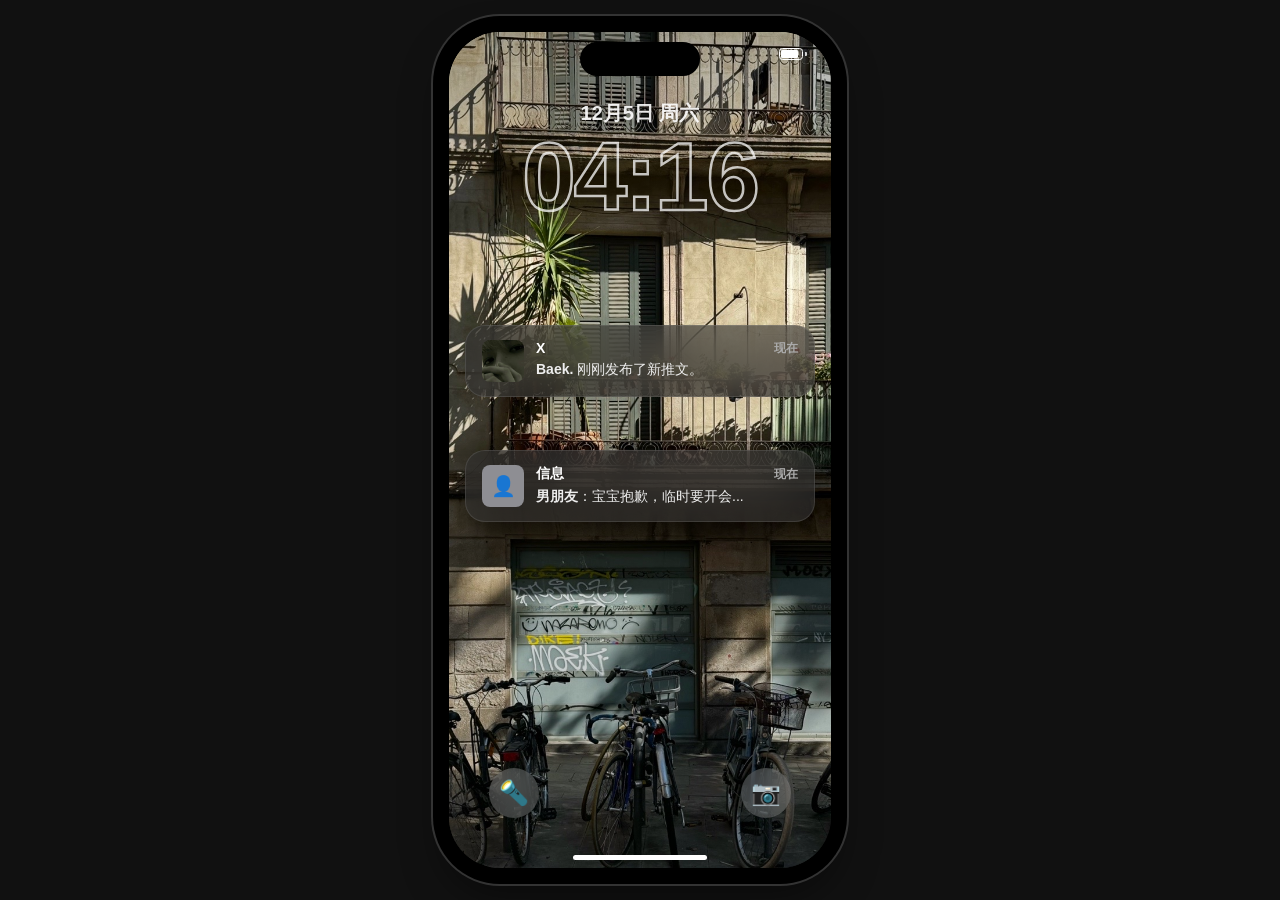
<file: index.html>
<!DOCTYPE html>
<html lang="zh-CN">
<head>
<meta charset="UTF-8">
<meta name="viewport" content="width=device-width,initial-scale=1,maximum-scale=1,user-scalable=no,viewport-fit=cover">
<title>iOS Phone</title>
<link rel="stylesheet" href="main.css">
</head>
<body>
<div id="phone">
  <div class="notch"></div>
  <div class="wallpaper" id="wallpaper"></div>

  <div id="home">
    <div class="statusbar"><span id="homeClock">00:00</span><span class="battery-icon"><div class="battery-body"><div class="battery-level"></div></div><div class="battery-tip"></div></span></div>
    
    <!-- 天气和日程的小组件 -->
    <div class="widgets">
      <div class="widget" id="wWeather"></div>
      <div class="widget" id="wEvents"></div>
    </div>
    
    <div class="apps" id="apps"></div>
    <div class="page-dots"><i class="on"></i><i></i></div>
    <div class="search-pill"><div>🔍 搜索</div></div>
    
    <div class="dock" id="dock"></div>
    <div class="homebar" id="homebar" onclick="goHome()"></div>
  </div>

  <div id="lock">
    <div id="lock-bg"></div>
    <div id="lock-banner">
      <img src="avatar.jpg">
      <div style="flex:1;"><div class="b-title"><span>X</span><span style="font-size:12px; color:#aaa;">现在</span></div><div class="b-desc"><b>Baek.</b> 刚刚发布了新推文。</div></div>
    </div>
    <div id="lock-main">
      <div class="lock-status"><span class="battery-icon"><div class="battery-body"><div class="battery-level"></div></div><div class="battery-tip"></div></span></div>
      <div class="lock-header"><div class="lock-date" id="lockDate">10月25日 周日</div><div class="lock-time" id="lockTime">00:35</div></div>
      <div class="lock-footer"><div class="lock-btn">🔦</div><div class="lock-btn">📷</div></div>
      <div class="lock-homebar"></div>
    </div>
    <div id="passcode-screen">
      <div style="text-align:center; width:100%;"><div class="p-title">输入密码</div><div class="dots" id="passcode-dots"><span></span><span></span><span></span><span></span></div><div class="error" id="passcode-error">密码错误</div></div>
      <div class="keypad" id="keypad">
        <div class="key" data-num="1">1</div><div class="key" data-num="2">2</div><div class="key" data-num="3">3</div>
        <div class="key" data-num="4">4</div><div class="key" data-num="5">5</div><div class="key" data-num="6">6</div>
        <div class="key" data-num="7">7</div><div class="key" data-num="8">8</div><div class="key" data-num="9">9</div>
        <div class="key empty"></div><div class="key" data-num="0">0</div><div class="key del" id="key-del">⌫</div>
      </div>
    </div>
  </div>

  <div class="app-page" id="app-msg"><div id="msgAppContent" style="width:100%; height:100%; position:relative; overflow:hidden;"></div></div>
  <div class="app-page dark" id="app-x"><div id="xAppContent" style="width:100%; height:100%; position:relative; overflow:hidden;"></div></div>
  <div class="app-page" id="app-calendar"><div id="calendarAppContent" style="width:100%; height:100%; position:relative; overflow:hidden;"></div></div>
  <div id="day-transition" aria-modal="true" role="dialog">
    <div class="day-transition-card">
      <div class="day-transition-kicker">STORY CONTINUES</div>
      <div class="day-transition-title">新的一天</div>
      <div class="day-transition-description">昨夜的故事已经结束。今天，还有新的消息等待你。</div>
      <button class="day-transition-button" onclick="enterNextDay()">进入第二天</button>
      <div class="day-transition-footnote">点击继续 · 剧情将从今天开始</div>
    </div>
  </div>
 
  <!-- 设置 App 挂载点 -->
  <div class="app-page" id="app-settings"><div id="settingsAppContent" style="width:100%; height:100%; position:relative; overflow:hidden;"></div></div>

  <script src="main.js"></script>
  <script src="msg-app.js"></script>
  <script src="x-app.js"></script>
  <script src="settings.js"></script>
  <script src="day3.js"></script>
</div>
</body>
</html>
</file>
<file: main.css>
/* 基础重置 */
* { box-sizing: border-box; -webkit-tap-highlight-color: transparent; }
html, body { height: 100%; margin: 0; overflow: hidden; background: #111; color: #fff; font-family: -apple-system, BlinkMacSystemFont, "PingFang SC", sans-serif; user-select: none; }
#phone { position: relative; width: 100%; height: 100%; background: #000; overflow: hidden; margin: 0 auto; }
@media (min-width: 500px) { body { display: flex; align-items: center; justify-content: center; background: #111; } #phone { width: 390px; height: 844px; border-radius: 55px; box-shadow: 0 0 0 12px #000, 0 0 0 14px #333, 0 20px 40px rgba(0,0,0,0.5); border: 4px solid #000; } }
.notch { position: absolute; top: 10px; left: 50%; transform: translateX(-50%); width: 120px; height: 34px; background: #000; border-radius: 20px; z-index: 10000; }
@media (max-width: 500px) { .notch { display: none; } }

/* 壁纸与锁屏 */
.wallpaper { position: absolute; inset: 0; background-size: cover; background-position: center; background-image: linear-gradient(180deg, #1a1a1a 0%, #333 100%); z-index: 0; }
.wallpaper::after { content: ""; position: absolute; inset: 0; background: linear-gradient(180deg, rgba(0,0,0,0.1), rgba(0,0,0,0.4)); }
.battery-icon { display: inline-flex; align-items: center; gap: 2px; }
.battery-body { width: 24px; height: 12px; border: 1.5px solid #fff; border-radius: 3.5px; padding: 1px; }
.battery-level { width: 85%; height: 100%; background: #fff; border-radius: 1.5px; }
.battery-tip { width: 2px; height: 4px; background: #fff; border-radius: 0 1px 1px 0; opacity: 0.8; }
#lock { position: absolute; inset: 0; z-index: 9999; display: flex; flex-direction: column; transition: transform 0.4s, opacity 0.4s; background: #000; }
#lock.unlocked { transform: translateY(-100%); opacity: 0; pointer-events: none; }
#lock-bg { position: absolute; inset: 0; background-size: cover; background-position: center; background-image: url('wallpaper.jpg'); }
#lock-bg::after { content: ""; position: absolute; inset: 0; background: linear-gradient(180deg, rgba(0,0,0,0.3) 0%, rgba(0,0,0,0) 30%, rgba(0,0,0,0.2) 80%); }
#lock-main { position: absolute; inset: 0; display: flex; flex-direction: column; transition: opacity 0.3s, transform 0.3s; }
#lock-main.passcode-active { opacity: 0; transform: scale(0.95); pointer-events: none; }
.lock-status { display: flex; justify-content: flex-end; align-items: center; padding: 16px 24px 0; }
.lock-header { margin-top: 40px; text-align: center; }
.lock-date { font-size: 20px; font-weight: 600; color: rgba(255,255,255,0.9); }
.lock-time { font-size: 96px; font-weight: 700; letter-spacing: -2px; color: transparent; -webkit-text-stroke: 2.5px rgba(255,255,255,0.75); margin-top: -5px; }
.lock-footer { margin-top: auto; padding: 0 40px 50px; display: flex; justify-content: space-between; }
.lock-btn { width: 50px; height: 50px; border-radius: 50%; background: rgba(255,255,255,0.2); backdrop-filter: blur(10px); display: flex; align-items: center; justify-content: center; font-size: 24px; }
.lock-homebar { position: absolute; bottom: 8px; left: 50%; transform: translateX(-50%); width: 134px; height: 5px; border-radius: 3px; background: #fff; }
#lock-banner { position: absolute; top: 35%; left: 16px; right: 16px; background: rgba(50,50,50,0.6); backdrop-filter: blur(25px); border-radius: 20px; padding: 14px 16px; display: flex; gap: 12px; transform: scale(0.9); opacity: 0; transition: all 0.4s; z-index: 10000; border: 1px solid rgba(255,255,255,0.1); }
#lock-banner.show { transform: scale(1); opacity: 1; }
#lock-banner img { width: 42px; height: 42px; border-radius: 8px; object-fit: cover; }
#lock-banner .b-title { font-size: 14px; font-weight: 600; display: flex; justify-content: space-between; }
#lock-banner .b-desc { font-size: 14px; color: #eee; margin-top: 4px; }
#passcode-screen { position: absolute; inset: 0; display: flex; flex-direction: column; align-items: center; justify-content: space-between; padding: 100px 0 40px; opacity: 0; pointer-events: none; transition: opacity 0.3s; backdrop-filter: blur(20px); background: rgba(0,0,0,0.6); }
#passcode-screen.active { opacity: 1; pointer-events: auto; }
#passcode-screen .p-title { text-align: center; margin-bottom: 20px; }
#passcode-screen .dots { display: flex; justify-content: center; gap: 16px; }
#passcode-screen .dots span { width: 14px; height: 14px; border-radius: 50%; border: 1.5px solid #fff; }
#passcode-screen .dots span.filled { background: #fff; }
#passcode-screen .error { color: #ff3b30; font-size: 14px; margin-top: 10px; opacity: 0; text-align: center; }
#passcode-screen .error.show { opacity: 1; }
.keypad { display: grid; grid-template-columns: repeat(3, 1fr); gap: 15px 25px; margin-bottom: 30px; }
.key { width: 75px; height: 75px; border-radius: 50%; background: rgba(255,255,255,0.15); display: flex; flex-direction: column; align-items: center; justify-content: center; font-size: 32px; cursor: pointer; }
.key:active { background: rgba(255,255,255,0.4); }
.key.empty { background: transparent; pointer-events: none; }
.key.del { background: transparent; font-size: 22px; }

/* 桌面 */
#home { position: absolute; inset: 0; z-index: 1; display: flex; flex-direction: column; padding: 0 18px; }
.statusbar { height: 48px; display: flex; align-items: center; justify-content: space-between; padding: 0 24px; font-size: 15px; font-weight: 600; padding-top: 4px; }
.widgets { display: flex; gap: 14px; margin-bottom: 24px; margin-top: 6px; }
.widget { flex: 1; border-radius: 20px; padding: 12px 14px; background: rgba(255,255,255,0.15); backdrop-filter: blur(20px); border: 1px solid rgba(255,255,255,0.1); min-height: 90px; display: flex; flex-direction: column; justify-content: space-between; }
.widget .w-title { font-size: 12px; display: flex; justify-content: space-between; }
.widget .w-big { font-size: 24px; }
.widget .w-sub { font-size: 12px; opacity: 0.8; }
.widget .ev { font-size: 12px; margin-top: 3px; display: flex; gap: 6px; }
.apps { flex: 1; display: grid; grid-template-columns: repeat(4, 1fr); gap: 22px 10px; align-content: start; }
.app { display: flex; flex-direction: column; align-items: center; gap: 6px; cursor: pointer; transition: transform 0.1s; }
.app:active { transform: scale(0.85); }
.app .ico { width: 60px; height: 60px; border-radius: 14px; display: flex; align-items: center; justify-content: center; overflow: hidden; box-shadow: 0 4px 10px rgba(0,0,0,0.2); }
.app .nm { font-size: 11px; text-shadow: 0 1px 2px rgba(0,0,0,0.5); text-align: center; white-space: nowrap; overflow: hidden; text-overflow: ellipsis; max-width: 72px; }
.page-dots { display: flex; justify-content: center; gap: 6px; margin: 10px 0; }
.page-dots i { width: 6px; height: 6px; border-radius: 50%; background: rgba(255,255,255,0.4); }
.page-dots i.on { background: #fff; }
.search-pill { display: flex; justify-content: center; margin-bottom: 25px; }
.search-pill div { background: rgba(255,255,255,0.2); padding: 5px 14px; border-radius: 20px; font-size: 13px; }
.dock { position: absolute; left: 14px; right: 14px; bottom: 26px; height: 88px; border-radius: 32px; background: rgba(255,255,255,0.15); backdrop-filter: blur(30px); border: 1px solid rgba(255,255,255,0.1); display: flex; align-items: center; justify-content: space-around; padding: 0 10px; }
.homebar { position: absolute; bottom: 8px; left: 50%; transform: translateX(-50%); width: 134px; height: 5px; border-radius: 3px; background: #fff; z-index: 50; }

/* App 容器 */
.app-page { position: absolute; inset: 0; background: #fff; color: #000; z-index: 200; display: none; flex-direction: column; }
.app-page.active { display: flex; animation: slideIn 0.3s cubic-bezier(0.16, 1, 0.3, 1); }
@keyframes slideIn { from { transform: scale(0.9); opacity: 0; } to { transform: scale(1); opacity: 1; } }
.app-page.dark { background: #000; color: #fff; }

/* 纯 CSS 图标 */
.ico-cal { background: #fff; color: #000; flex-direction: column; font-weight: 400; }
.ico-cal .c-top { color: #ff3b30; font-size: 11px; margin-top: 4px; font-weight: 600; }
.ico-cal .c-num { font-size: 32px; font-weight: 300; line-height: 1; margin-top: -2px; }
.ico-weather { background: linear-gradient(180deg, #4facfe 0%, #00f2fe 100%); position: relative; }
.ico-weather .cloud { width: 30px; height: 14px; background: #fff; border-radius: 10px; position: absolute; bottom: 14px; }
.ico-weather .cloud::before { content: ''; position: absolute; width: 16px; height: 16px; background: #fff; border-radius: 50%; top: -8px; left: 4px; }
.ico-weather .sun { position: absolute; width: 14px; height: 14px; background: #ffcc00; border-radius: 50%; top: 12px; right: 12px; }
.ico-clock { background: #fff; color: #000; }
.ico-clock .face { width: 50px; height: 50px; border-radius: 50%; border: 2px solid #000; position: relative; display:flex; align-items:center; justify-content:center;}
.ico-clock .h1 { width: 2px; height: 16px; background: #000; position: absolute; left: 50%; bottom: 50%; transform: translateX(-50%) rotate(45deg); transform-origin: bottom; }
.ico-x { background: #000; color: #fff; font-size: 34px; font-family: sans-serif; }
.ico-notes { background: #ffd60a; }
.ico-mail { background: #007aff; }
.ico-mail svg { width: 38px; height: 38px; fill: #fff; }
.ico-settings { background: #8e8e93; }
.ico-settings svg { width: 36px; height: 36px; fill: #fff; }
.ico-phone { background: #34c759; }
.ico-phone svg { width: 38px; height: 38px; fill: #fff; }
.ico-safari { background: #fff; font-size: 38px; color: #007aff; }
.ico-msg { background: #34c759; }
.ico-msg svg { width: 38px; height: 38px; fill: #fff; }
.ico-music { background: #ff3b30; }
.ico-music svg { width: 36px; height: 36px; fill: #fff; }
/* ================= X (推特) 专属样式 ================= */
#xAppContent { position: relative; width: 100%; height: 100%; overflow: hidden; }
.x-tab { display: none; flex-direction: column; height: 100%; background: #000; color: #fff; padding-bottom: 60px; overflow-y: auto;}
.x-tab.active { display: flex; }
.x-nav { position: absolute; bottom: 0; left: 0; right: 0; height: 54px; background: #000; border-top: 1px solid #2f3336; display: flex; justify-content: space-around; align-items: center; z-index: 500; padding-bottom: 6px; }
.x-nav svg { width: 26px; height: 26px; fill: #71767b; cursor: pointer; transition: fill 0.2s;}
.x-nav svg.active { fill: #fff; }
.homebar {
  position: absolute !important;
  bottom: 8px !important;
  left: 50% !important;
  transform: translateX(-50%) !important;
  width: 134px !important;
  height: 5px !important;
  background-color: #ffffff !important;
  border-radius: 10px !important;
  z-index: 9999999 !important;
  cursor: pointer !important;
  pointer-events: auto !important;
}
/* 让短信横幅和推特横幅绝对不挡住密码键盘的点击 */
#lock-banner, #lock-msg-banner {
  pointer-events: none !important;
}

/* 确保密码键盘的层级高到天上 */
#passcode-screen {
  padding-bottom: calc(40px + env(safe-area-inset-bottom, 0px)) !important; 
  z-index: 2147483647 !important; 
}
.keypad {
  position: relative;
  z-index: 2147483647 !important;
}
/* 强制让通知弹窗不能点击，把触摸事件全部让给密码键盘 */
#lock-banner, #lock-msg-banner {
  pointer-events: none !important;
}
/* 强制把密码键盘的层级拉到最高，防止被任何东西盖住 */
#passcode-screen {
  z-index: 999999 !important;
}

/* 跨日提示：简洁米白色磨砂卡片 */
#day-transition {
  position: fixed; inset: 0; z-index: 9999;
  display: flex; align-items: center; justify-content: center;
  padding: 24px;
  background: rgba(20, 24, 32, .20);
  -webkit-backdrop-filter: blur(16px) saturate(125%);
  backdrop-filter: blur(16px) saturate(125%);
  opacity: 0; visibility: hidden; pointer-events: none;
}
#day-transition.show { opacity: 1; visibility: visible; pointer-events: auto; }
.day-transition-card {
  width: min(300px, 82vw);
  padding: 25px 22px 20px;
  border: 1px solid rgba(255,255,255,.42);
  border-radius: 24px;
  background: rgba(245, 246, 248, .24);
  -webkit-backdrop-filter: blur(28px) saturate(135%);
  backdrop-filter: blur(28px) saturate(135%);
  box-shadow: 0 12px 36px rgba(20, 24, 32, .12), inset 0 1px 0 rgba(255,255,255,.28);
  color: rgba(255,255,255,.96);
  text-align: center;
}
.day-transition-icon {
  width: 28px; height: 28px; margin: 0 auto 12px;
  display: grid; place-items: center;
  font-size: 23px; font-weight: 300; color: rgba(255,255,255,.92);
}
.day-transition-kicker { display: none; }
.day-transition-title {
  font-size: 21px; font-weight: 500; letter-spacing: 1px;
  margin-bottom: 10px; color: rgba(255,255,255,.98);
}
.day-transition-description {
  font-size: 12px; line-height: 1.9;
  color: rgba(255,255,255,.88); margin-bottom: 18px;
}
.day-transition-button {
  width: 100%; min-height: 42px; padding: 10px 16px;
  border: 1px solid rgba(255,255,255,.38); border-radius: 999px;
  background: rgba(255,255,255,.58);
  color: rgba(48, 49, 54, .92); font-size: 13px; font-weight: 500;
  box-shadow: inset 0 1px 0 rgba(255,255,255,.45);
}
.day-transition-button:active { transform: scale(.985); background: rgba(255,255,255,.72); }
.day-transition-footnote { margin-top: 11px; color: rgba(255,255,255,.72); font-size: 9px; letter-spacing: .5px; }

/* iOS 风格日历 App */
.story-calendar { height: 100%; overflow-y: auto; background: #fff; color: #111; font-family: -apple-system, BlinkMacSystemFont, "SF Pro Text", sans-serif; }
.story-calendar-header {
  height: 86px; padding: 48px 18px 10px; display: flex; align-items: center;
  justify-content: space-between; background: rgba(255,255,255,.96); border-bottom: 1px solid #f0f0f0;
  box-sizing: border-box;
}
.story-calendar-back { color: #007aff; font-size: 28px; line-height: 1; cursor: pointer; width: 40px; }
.story-calendar-title { font-size: 17px; font-weight: 600; }
.story-calendar-spacer { width: 40px; }
.ios-calendar-content { padding: 24px 18px; }
.ios-calendar-month { display:flex; justify-content:space-between; align-items:center; margin-bottom:20px; }
.ios-calendar-month strong { font-size:28px; font-weight:700; letter-spacing:-.5px; }
.ios-calendar-arrows { display:flex; gap:8px; }
.ios-calendar-arrows button { width:30px; height:30px; border:0; border-radius:50%; background:#f2f2f7; color:#007aff; font-size:23px; line-height:1; cursor:pointer; }
.ios-calendar-weekdays, .ios-calendar-grid { display:grid; grid-template-columns:repeat(7,minmax(0,1fr)); text-align:center; }
.ios-calendar-weekdays { margin-bottom:8px; color:#8e8e93; font-size:12px; }
.ios-calendar-weekdays span { padding:8px 0; }
.ios-calendar-date { height:42px; display:flex; justify-content:center; align-items:center; font-size:16px; color:#1c1c1e; position:relative; }
.ios-calendar-date.outside { color:#c7c7cc; }
.ios-calendar-divider { height:1px; background:#e5e5ea; margin:20px 0 22px; }
.ios-calendar-agenda-title { font-size:21px; font-weight:700; margin-bottom:16px; }
.ios-calendar-empty { display:flex; align-items:center; gap:12px; padding:16px 0; color:#8e8e93; font-size:14px; border-top:1px solid #f2f2f7; }
.ios-calendar-empty-dot { width:8px; height:8px; border-radius:50%; background:#007aff; }

/* 剧情日历标题与临时日历小图标 */
.story-days-heading { display:flex; align-items:center; justify-content:space-between; margin:0 0 8px; color:#1c1c1e; font-size:22px; font-weight:700; letter-spacing:-.4px; }
.story-days-calendar-icon { position:relative; display:inline-flex; align-items:center; justify-content:center; width:28px; height:28px; border:2px solid #7aa7f8; border-radius:7px; box-sizing:border-box; background:linear-gradient(to bottom,#7aa7f8 0 7px,#eef5ff 7px 100%); }
.story-days-calendar-icon::before, .story-days-calendar-icon::after { content:""; position:absolute; top:-5px; width:3px; height:7px; border-radius:2px; background:#7aa7f8; }
.story-days-calendar-icon::before { left:6px; }
.story-days-calendar-icon::after { right:6px; }
.story-days-calendar-icon span { width:6px; height:6px; border-radius:50%; background:#7aa7f8; margin-top:5px; }
 
/* 剧情日历列表：接近 iOS 原生日历的简洁列表 */
.story-days-list { margin-top: 4px; }
.story-day-row { display:flex; align-items:center; justify-content:space-between; min-height:56px; padding:0 2px; border-top:1px solid #f2f2f7; }
.story-day-label { flex:1; font-size:17px; color:#1c1c1e; font-weight:400; letter-spacing:-.2px; }
.story-day-status { width:26px; display:flex; justify-content:center; align-items:center; }
.story-day-check { color:#34c759; font-size:20px; font-weight:600; }
</file>
